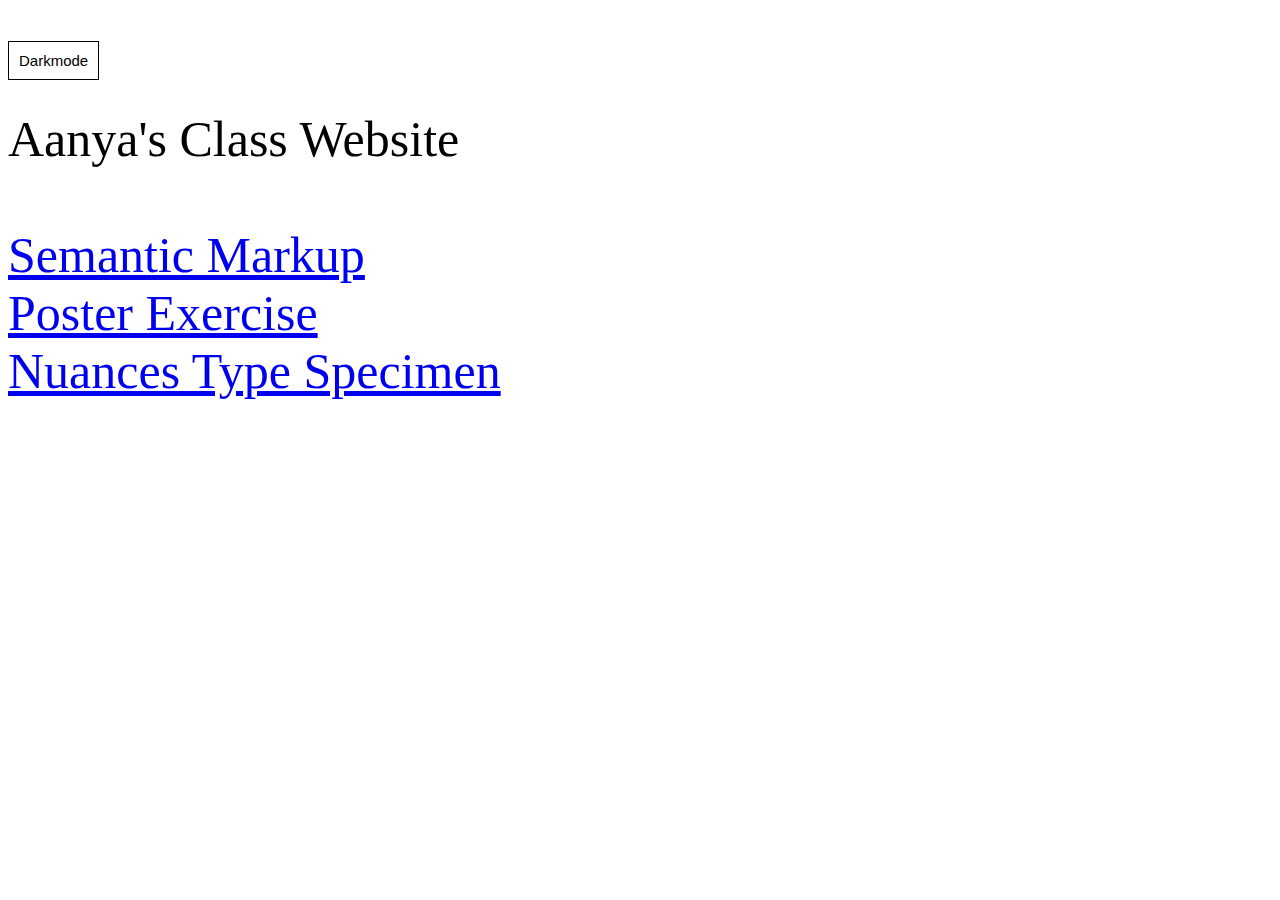
<file: index.html>
<!DOCTYPE html>
<html>
<head>
	<meta charset="utf-8">
	<meta name="viewport" content="width=device-width, initial-scale=1">
	<title>Aanya's Class Website</title>
	<link rel="stylesheet" type="text/css" href="css/style.css">
</head>
<body>
	<div id="button">Darkmode</div>
	<div class="centered-text"> </div>
	Aanya's Class Website
	<br>
	<!-- <div class=darkmode> </div> -->
<br>
	<a href="semantic-markup/index.html">Semantic Markup</a>
	<br>
	<a href="circles/index.html">Poster Exercise</a>
	<br>
	<a href="nuances-type-specimen/index.html">Nuances Type Specimen</a>
		<script language="javascript" src="script.js"></script>
</body>
</html>
</file>
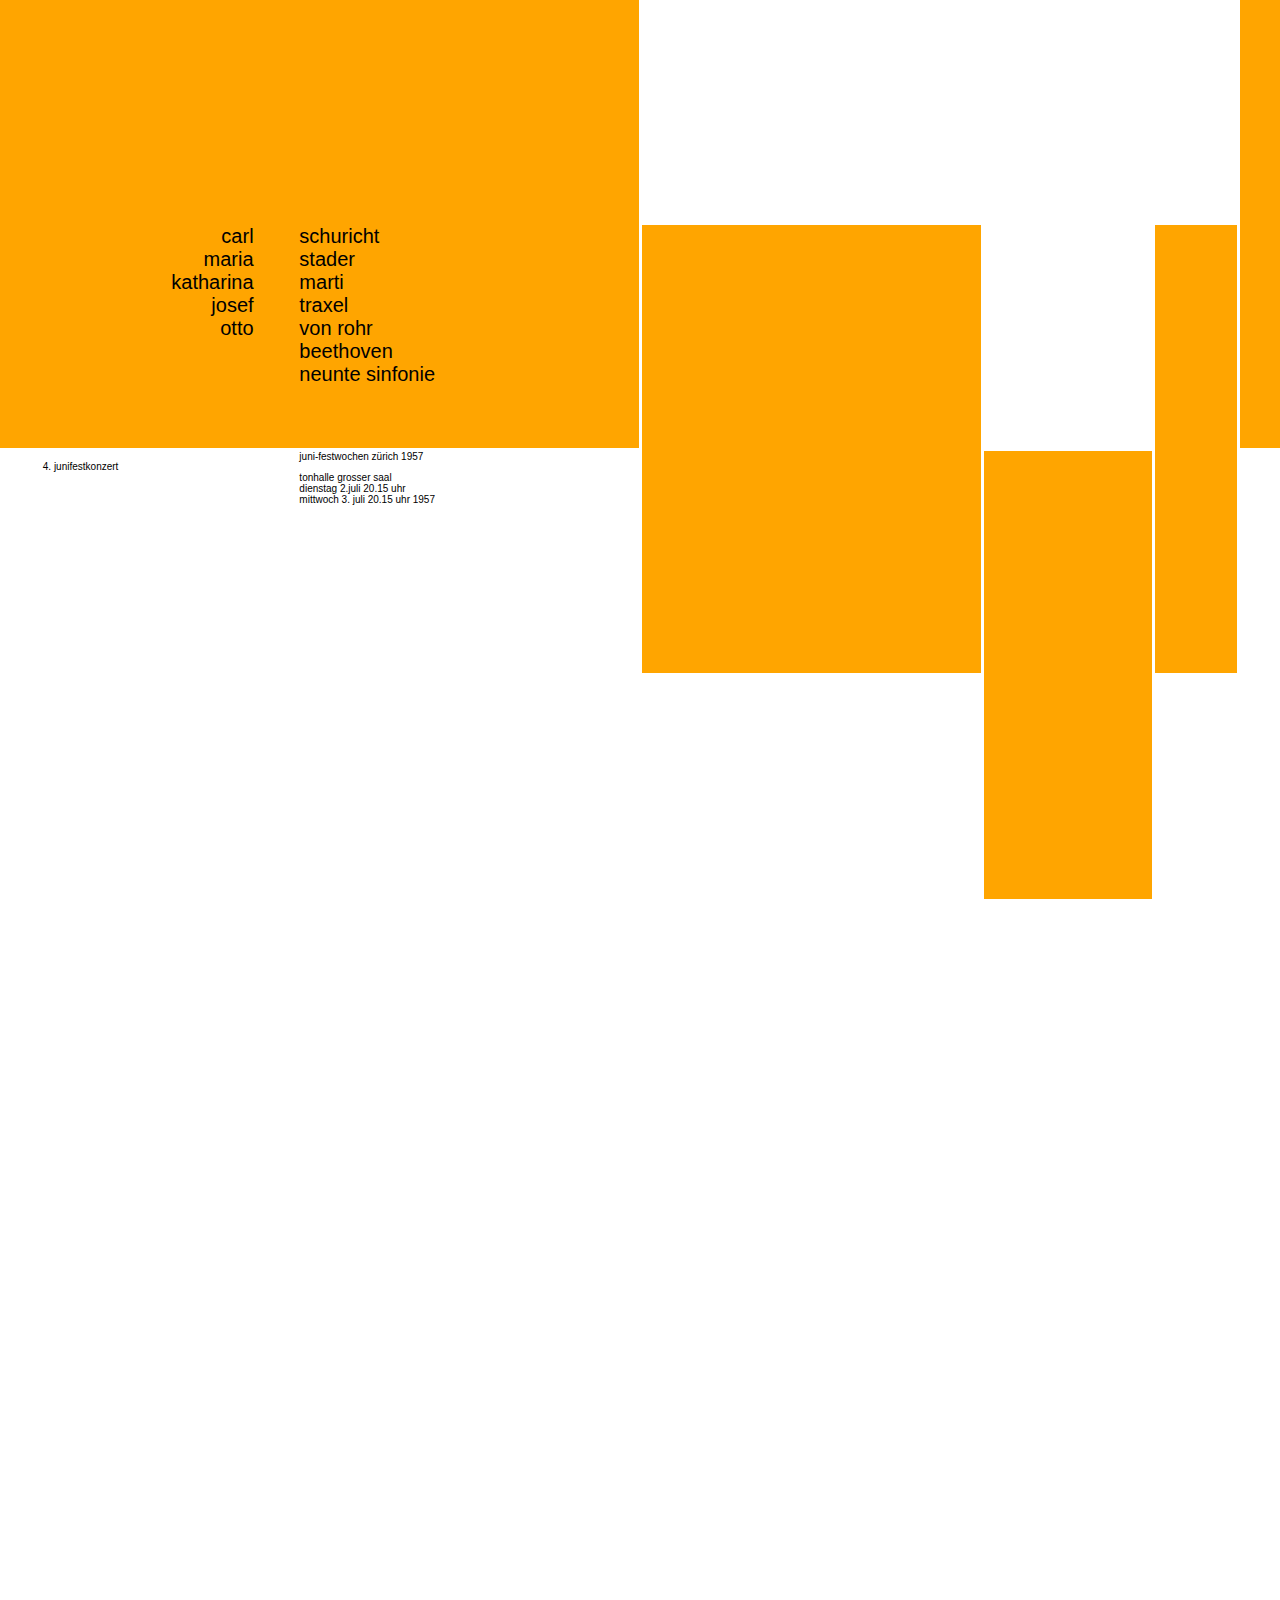
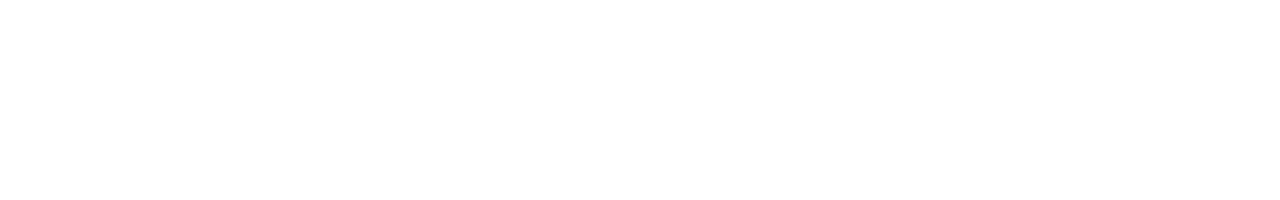
<file: circles/index.html>
<!DOCTYPE html>
<html>
<head>
	<title></title>
	<meta charset="utf-8">
	<link rel="stylesheet" type="text/css" href="style.css">
</head>
<body>
	<main>
		
		<div class="rectangle-first"></div>
		<div class="rectangle-second"></div>
		<div class="rectangle-third"></div>
		<div class="rectangle-fourth"></div>
		<div class="rectangle-fifth"></div>
		

		<div class="text-column">
			schuricht<br>
			stader<br>
			marti <br>
			traxel <br>
			von rohr <br>
			beethoven <br>
			neunte sinfonie <br>
			</div>
			<div class="body-text">
				juni-festwochen zürich 1957 <br>
				<p>
				tonhalle grosser saal <br>
				 dienstag 2.juli 20.15 uhr <br>
				 mittwoch 3. juli 20.15 uhr 1957
				</div>
				<div class="left-text">
					<p>
						<p>
				4. junifestkonzert 
			</div>
			<div class="names">
				carl <br>
				maria <br>
				katharina <br>
				josef <br>
				otto <br>
			</div>

		</div>
	</main>
</body>
</html>
</file>
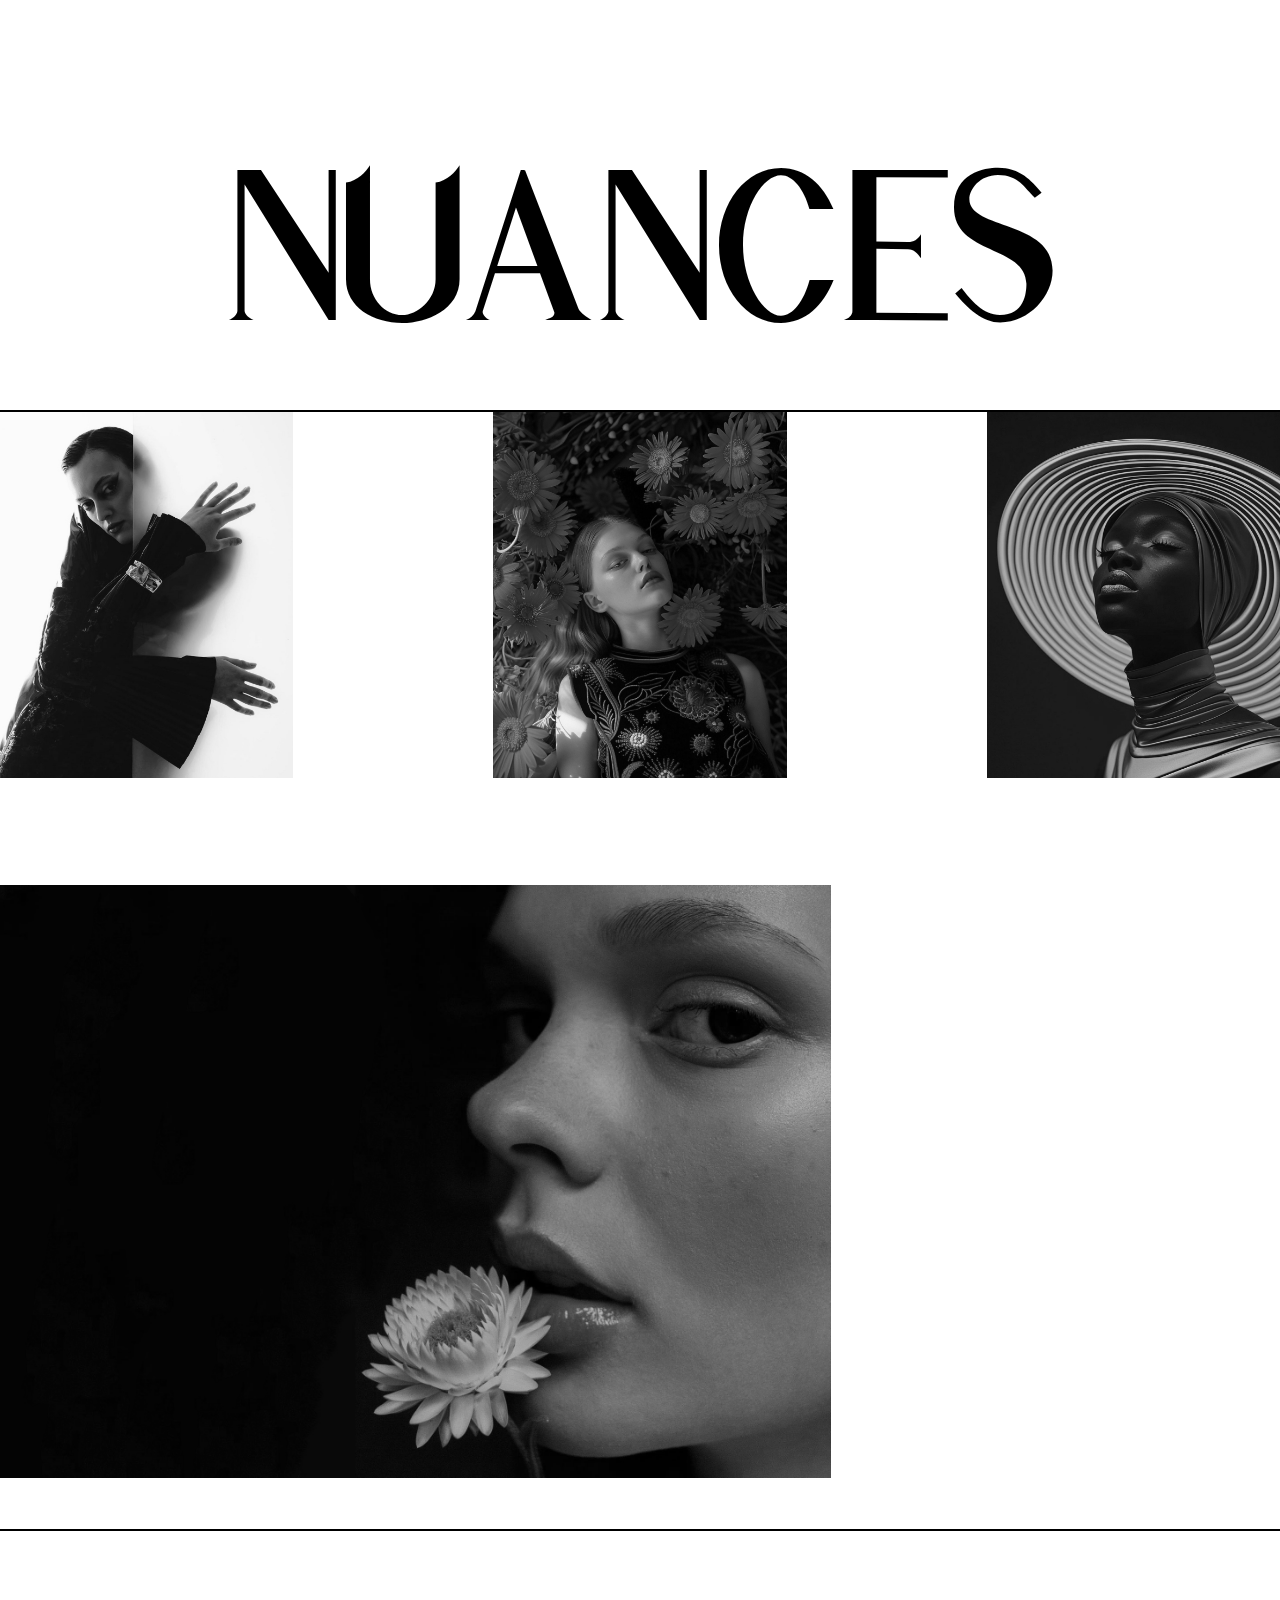
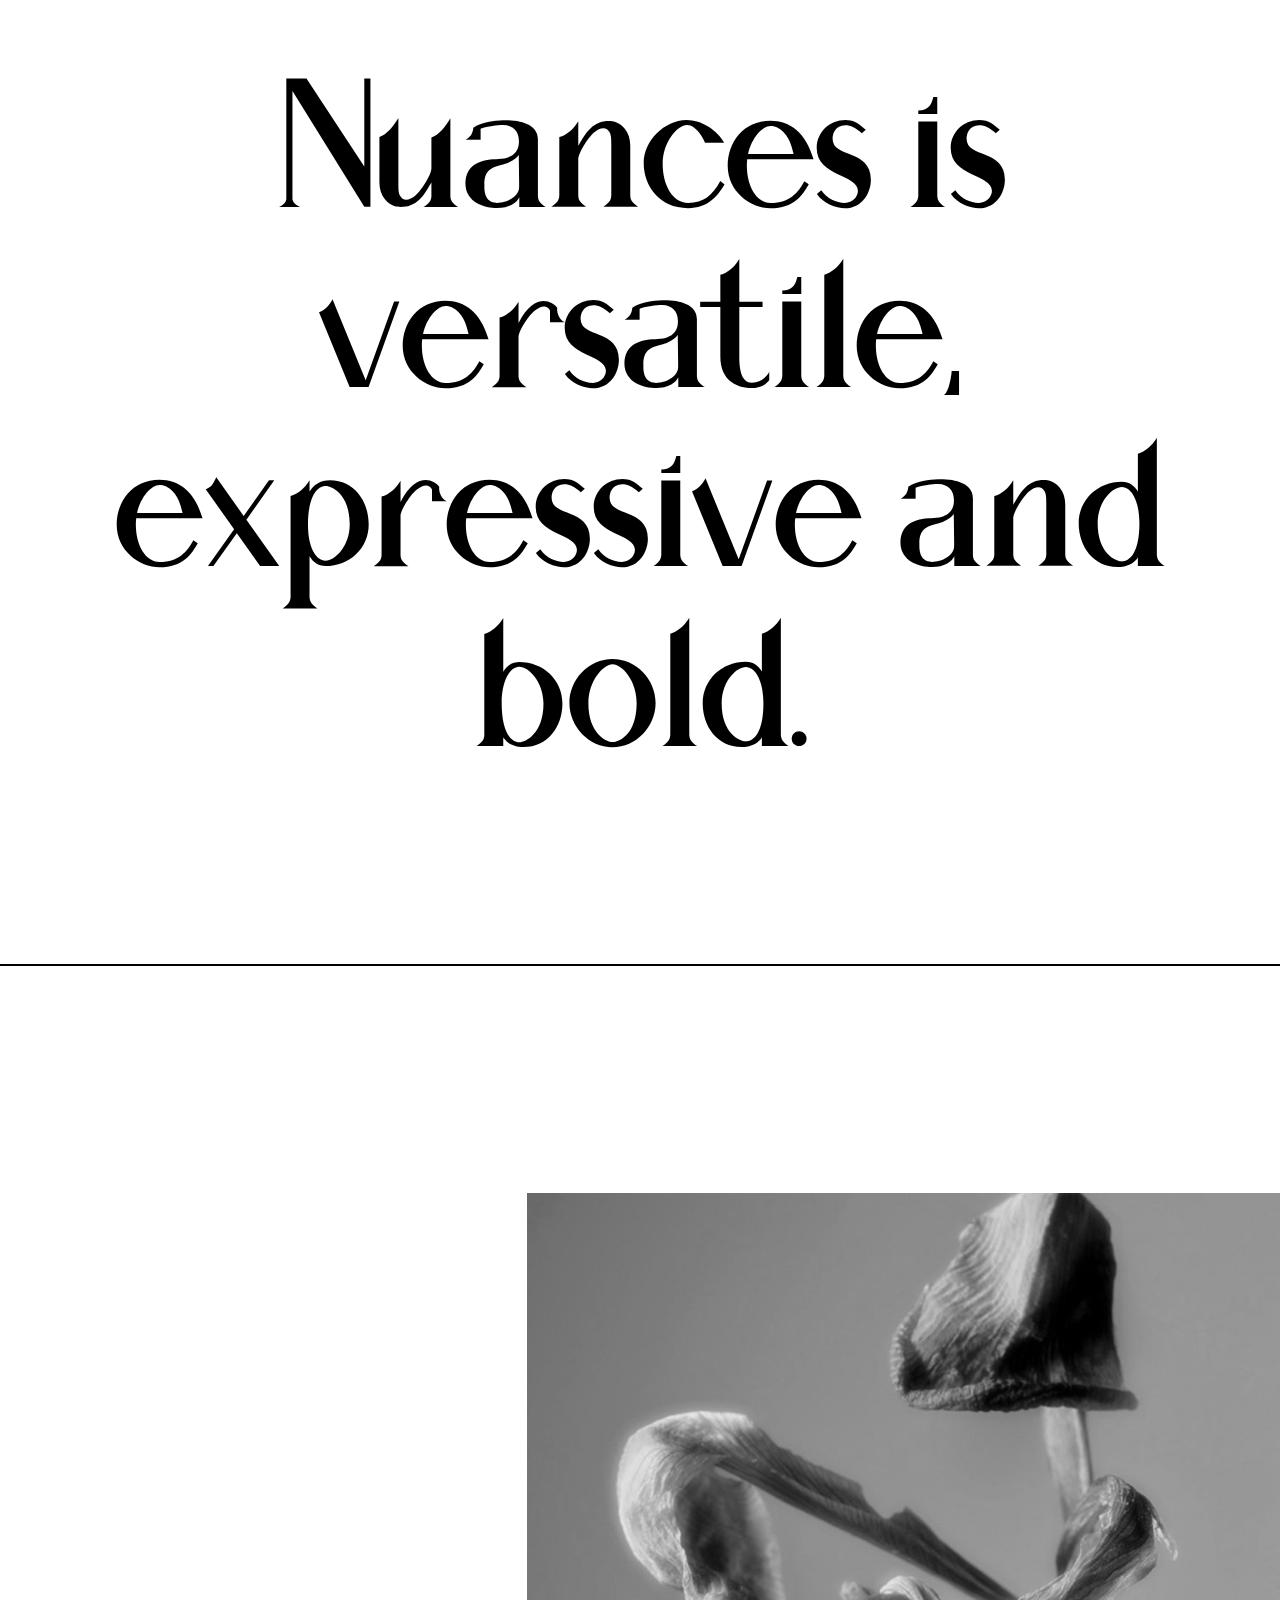
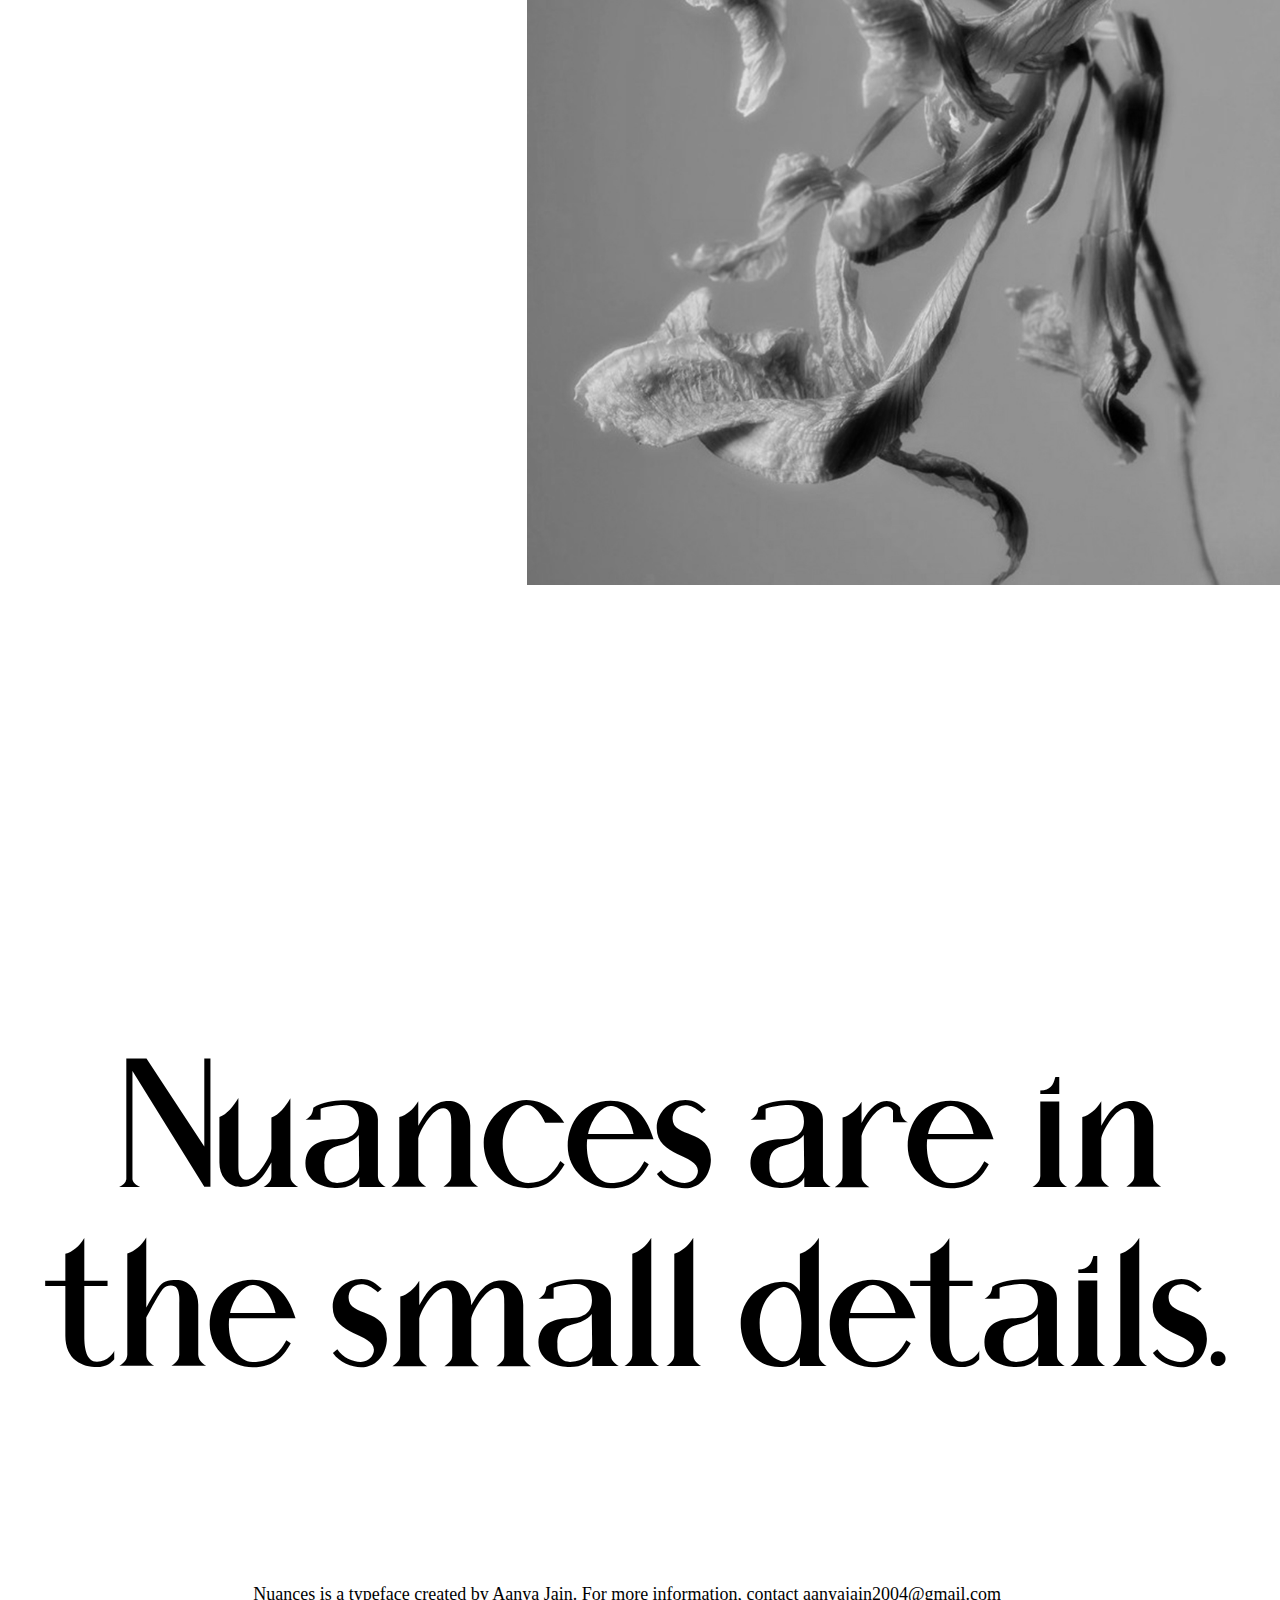
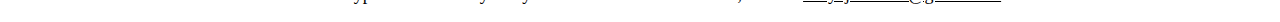
<file: nuances-type-specimen/index.html>
<!DOCTYPE html>
<html>
<head>
	<title>NUANCES</title>
    <meta charset="utf-8">
	<link rel="stylesheet" type="text/css" href="css/style.css">
</head>
<body>
	<p id="dynamic-text" class="centered-text">NUANCES</p>
	<h1 class="with-line"></h1>
	 <div class="image-row">
	 </div>
	<div class="image-row">
        <div class="column" data-text="Editorial">
            <img src="images/editorial-1.jpg" alt="Image 1">
        </div>
        <div class="column" data-text="Detailed">
            <img src="images/elegant-picture.jpg" alt="Image 2">
        </div>
        <div class="column" data-text="Elegant">
            <img src="images/detailed-1.jpg" alt="Image 3">
        </div>
    </div>
    <!-- Add below your existing content -->
<div class="image-container">
    <img src="images/about .jpg" alt="about">
     <p class="right-text">Nuances is an editorial typeface meticulously designed to explore and highlight the concept of nuances.</p>
</div>
<h1 class="line-2"></h1>
<div class="text-block">
    <p>Nuances is versatile, expressive and bold.</p>
</div>
<h1 class="line-3"></h1>
<div class="image-container-reverse">
    <p class="left-text">The typeface is built on high contrasts—thick and thin strokes coming together, and little nuances—small characteristics that are not ordinary, creating a typeface that feels both elegant and assertive.</p>
    <img src="images/elegant-2.jpg" alt="Intricate Design">
</div>
<div class="text-container">
    <p>Nuances are in the small details.</p>
</div>
<div class="last-text">
    <p>Nuances is a typeface created by Aanya Jain. For more information, contact <a href="mailto:aanyajain2004@gmail.com">aanyajain2004@gmail.com</a></p>
</div>
<script src="script.js"></script> <!-- Link JavaScript -->
</body>
</html>
</file>
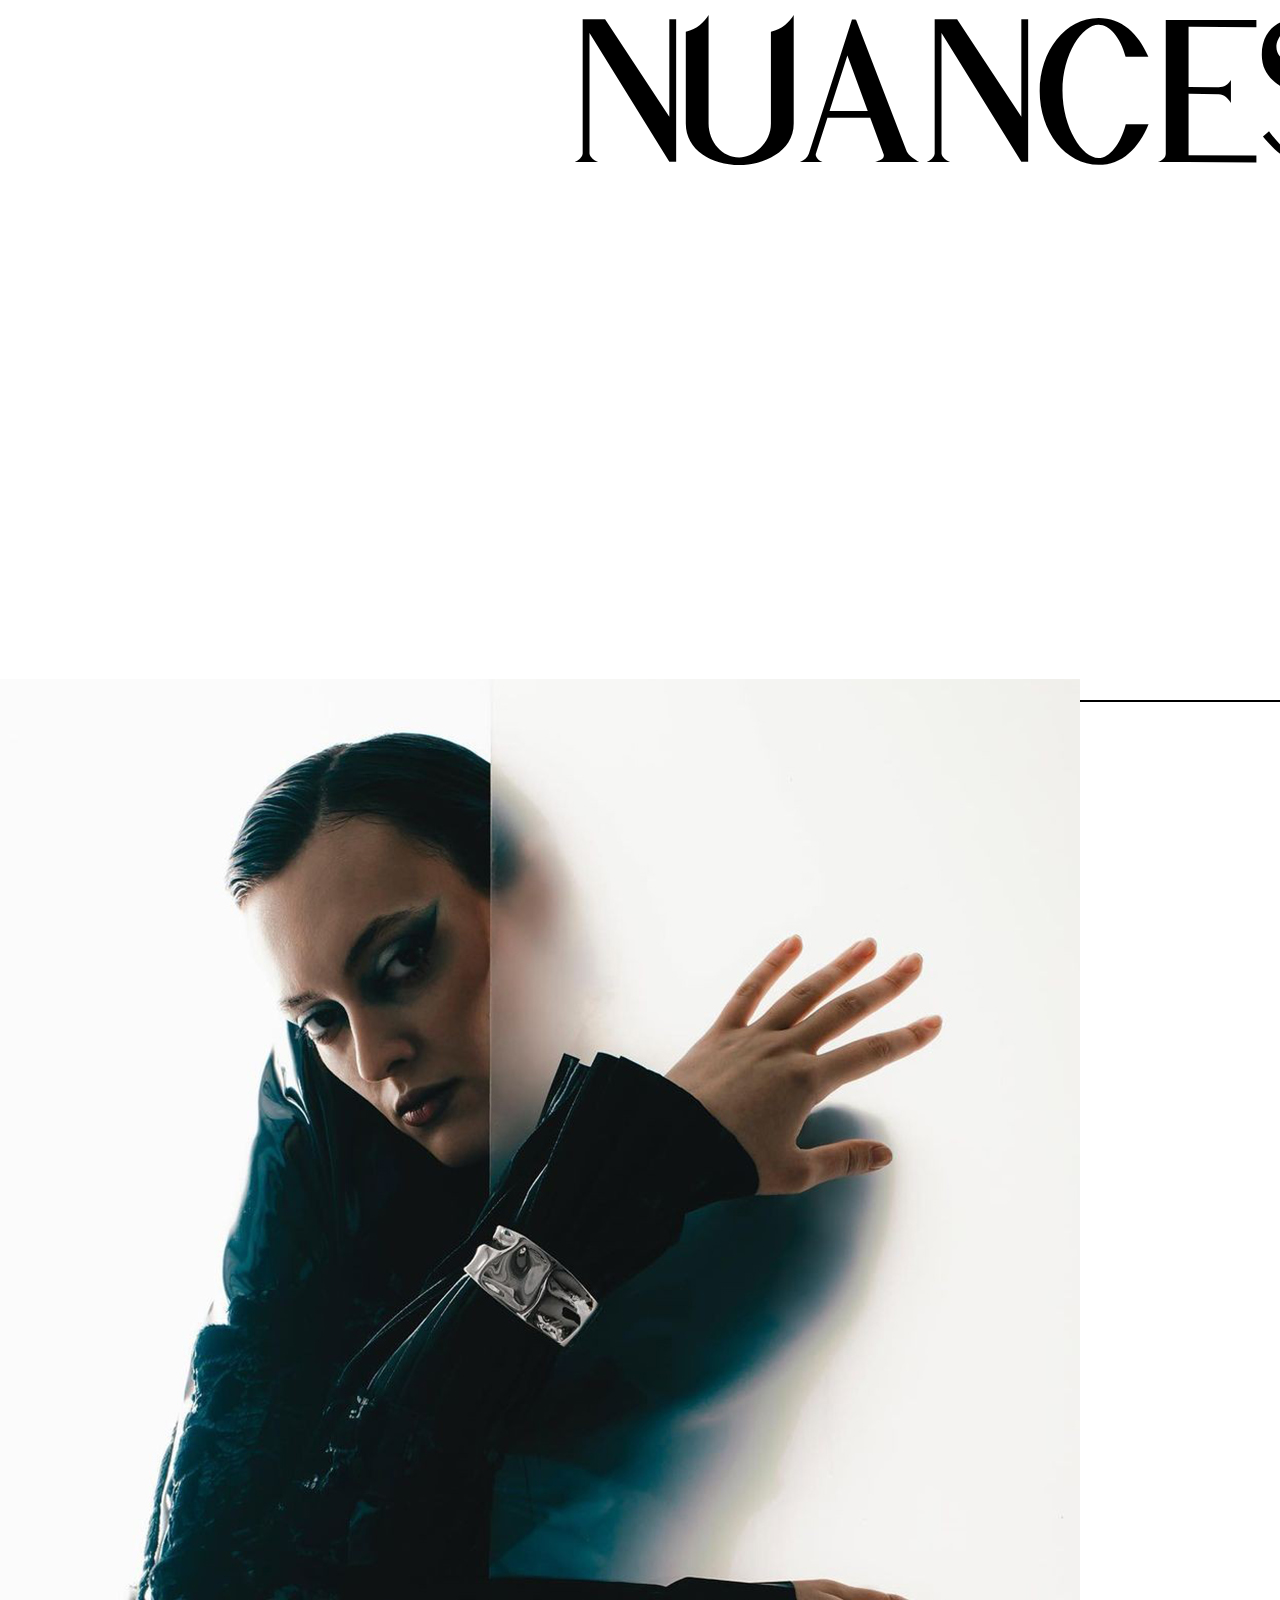
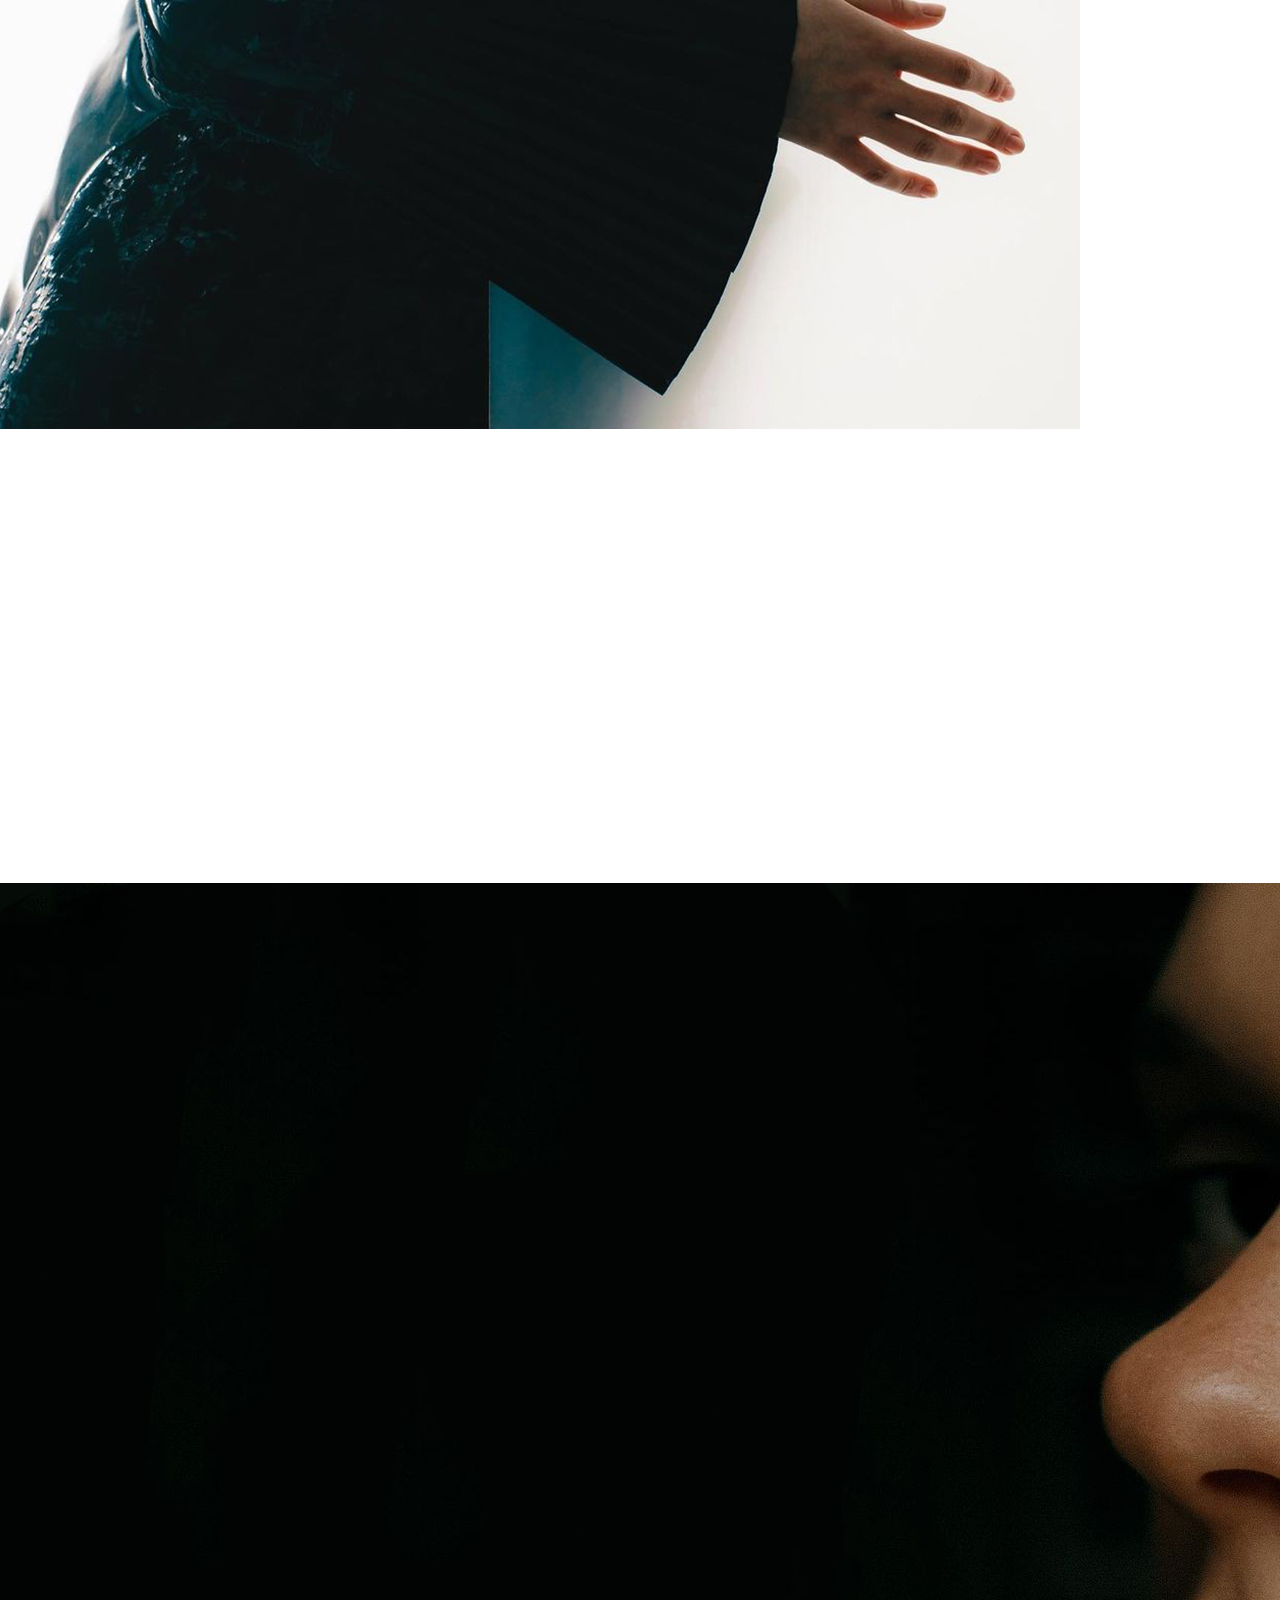
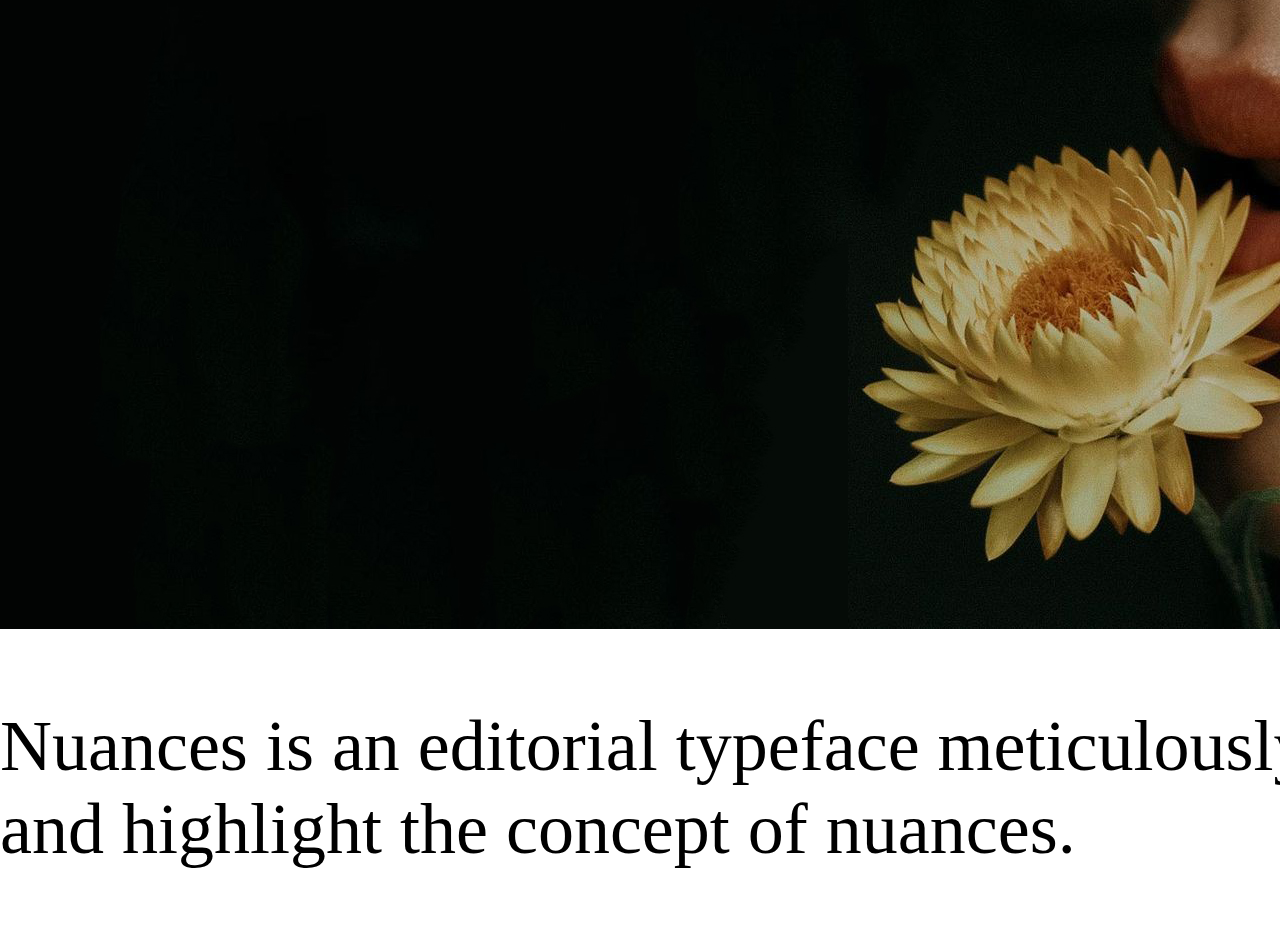
<file: nuances/index.html>
<!DOCTYPE html>
<html>
<head>
	<title>NUANCES</title>
    <meta charset="utf-8">
	<link rel="stylesheet" type="text/css" href="css/style.css">
</head>
<body>
    <main> 
	<div class="heading-text">NUANCES</div>
	<h1 class="with-line"></h1>

        <div class="editorial" data-text="Editorial">
            <img src="images/editorial-1.jpg" alt="Image 1">
        </div>
        <div class="elegant" data-text="Elegant">
            <img src="images/elegant-1.jpg" alt="Image 2">
        </div>
        <div class="detailed" data-text="Detailed">
            <img src="images/detailed-1.jpg" alt="Image 3">
        </div>
    </div>
    <script src="script.js"></script> <!-- Link JavaScript -->
    <!-- Add below your existing content -->
<div class="image-about">
    <img src="images/about .jpg" alt="about">
     <p class="right-text">Nuances is an editorial typeface meticulously designed to explore and highlight the concept of nuances.</p>
</div>
</main>
</body>
</html>
</file>
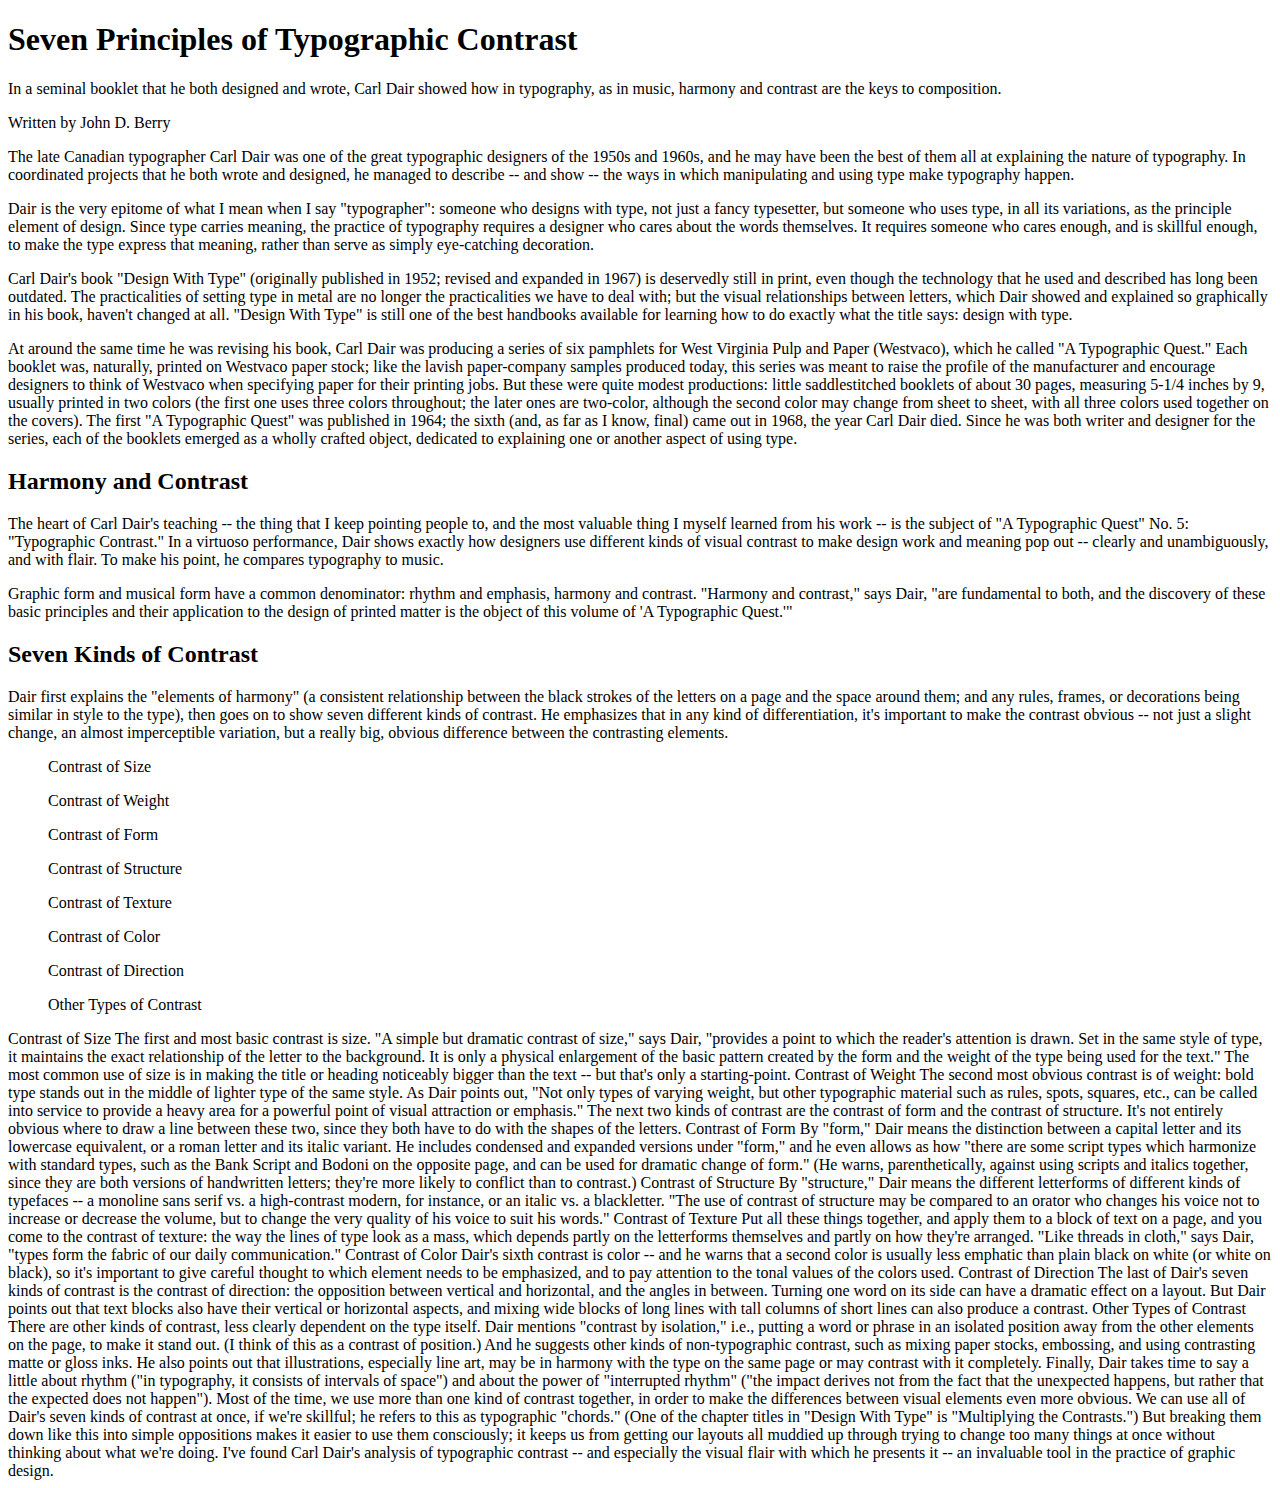
<file: semantic markup/index.html>
<!DOCTYPE html>
<html>
	<head>
		<title>HTML Semantic Markup Exercise</title>
		<meta charset="utf-8">
		<meta name="viewport" content="width=device-width, initial-scale=1">
	</head>
	<body>
		<h1> Seven Principles of Typographic Contrast </h1>

<p> In a seminal booklet that he both designed and wrote, Carl Dair showed how in typography, as in music, harmony and contrast are the keys to composition. </p>

<p> Written by John D. Berry </p>

<p> The late Canadian typographer Carl Dair was one of the great typographic designers of the 1950s and 1960s, and he may have been the best of them all at explaining the nature of typography. In coordinated projects that he both wrote and designed, he managed to describe -- and show -- the ways in which manipulating and using type make typography happen. </p>

<p> Dair is the very epitome of what I mean when I say "typographer": someone who designs with type, not just a fancy typesetter, but someone who uses type, in all its variations, as the principle element of design. Since type carries meaning, the practice of typography requires a designer who cares about the words themselves. It requires someone who cares enough, and is skillful enough, to make the type express that meaning, rather than serve as simply eye-catching decoration. </p>

<p> Carl Dair's book "Design With Type" (originally published in 1952; revised and expanded in 1967) is deservedly still in print, even though the technology that he used and described has long been outdated. The practicalities of setting type in metal are no longer the practicalities we have to deal with; but the visual relationships between letters, which Dair showed and explained so graphically in his book, haven't changed at all. "Design With Type" is still one of the best handbooks available for learning how to do exactly what the title says: design with type. </p>

<p> At around the same time he was revising his book, Carl Dair was producing a series of six pamphlets for West Virginia Pulp and Paper (Westvaco), which he called "A Typographic Quest." Each booklet was, naturally, printed on Westvaco paper stock; like the lavish paper-company samples produced today, this series was meant to raise the profile of the manufacturer and encourage designers to think of Westvaco when specifying paper for their printing jobs. But these were quite modest productions: little saddlestitched booklets of about 30 pages, measuring 5-1/4 inches by 9, usually printed in two colors (the first one uses three colors throughout; the later ones are two-color, although the second color may change from sheet to sheet, with all three colors used together on the covers). The first "A Typographic Quest" was published in 1964; the sixth (and, as far as I know, final) came out in 1968, the year Carl Dair died. Since he was both writer and designer for the series, each of the booklets emerged as a wholly crafted object, dedicated to explaining one or another aspect of using type. </p>

<h2> Harmony and Contrast </h2>

<p> The heart of Carl Dair's teaching -- the thing that I keep pointing people to, and the most valuable thing I myself learned from his work -- is the subject of "A Typographic Quest" No. 5: "Typographic Contrast." In a virtuoso performance, Dair shows exactly how designers use different kinds of visual contrast to make design work and meaning pop out -- clearly and unambiguously, and with flair. To make his point, he compares typography to music. </p>

<p> Graphic form and musical form have a common denominator: rhythm and emphasis, harmony and contrast. "Harmony and contrast," says Dair, "are fundamental to both, and the discovery of these basic principles and their application to the design of printed matter is the object of this volume of 'A Typographic Quest.'" </p>

<h2> Seven Kinds of Contrast </h2>

<p> Dair first explains the "elements of harmony" (a consistent relationship between the black strokes of the letters on a page and the space around them; and any rules, frames, or decorations being similar in style to the type), then goes on to show seven different kinds of contrast. He emphasizes that in any kind of differentiation, it's important to make the contrast obvious -- not just a slight change, an almost imperceptible variation, but a really big, obvious difference between the contrasting elements. </p>

<ul> <p>Contrast of Size </p>
<p> Contrast of Weight </p>
<p> Contrast of Form </p>
<p> Contrast of Structure </p>
<p> Contrast of Texture </p>
<p> Contrast of Color </p>
<p> Contrast of Direction </p>
<p> Other Types of Contrast </p> </ul>

Contrast of Size

The first and most basic contrast is size. "A simple but dramatic contrast of size," says Dair, "provides a point to which the reader's attention is drawn. Set in the same style of type, it maintains the exact relationship of the letter to the background. It is only a physical enlargement of the basic pattern created by the form and the weight of the type being used for the text." The most common use of size is in making the title or heading noticeably bigger than the text -- but that's only a starting-point.

Contrast of Weight

The second most obvious contrast is of weight: bold type stands out in the middle of lighter type of the same style. As Dair points out, "Not only types of varying weight, but other typographic material such as rules, spots, squares, etc., can be called into service to provide a heavy area for a powerful point of visual attraction or emphasis."

The next two kinds of contrast are the contrast of form and the contrast of structure. It's not entirely obvious where to draw a line between these two, since they both have to do with the shapes of the letters.


Contrast of Form

By "form," Dair means the distinction between a capital letter and its lowercase equivalent, or a roman letter and its italic variant. He includes condensed and expanded versions under "form," and he even allows as how "there are some script types which harmonize with standard types, such as the Bank Script and Bodoni on the opposite page, and can be used for dramatic change of form." (He warns, parenthetically, against using scripts and italics together, since they are both versions of handwritten letters; they're more likely to conflict than to contrast.)

Contrast of Structure

By "structure," Dair means the different letterforms of different kinds of typefaces -- a monoline sans serif vs. a high-contrast modern, for instance, or an italic vs. a blackletter. "The use of contrast of structure may be compared to an orator who changes his voice not to increase or decrease the volume, but to change the very quality of his voice to suit his words."

Contrast of Texture

Put all these things together, and apply them to a block of text on a page, and you come to the contrast of texture: the way the lines of type look as a mass, which depends partly on the letterforms themselves and partly on how they're arranged. "Like threads in cloth," says Dair, "types form the fabric of our daily communication."


Contrast of Color

Dair's sixth contrast is color -- and he warns that a second color is usually less emphatic than plain black on white (or white on black), so it's important to give careful thought to which element needs to be emphasized, and to pay attention to the tonal values of the colors used.

Contrast of Direction

The last of Dair's seven kinds of contrast is the contrast of direction: the opposition between vertical and horizontal, and the angles in between. Turning one word on its side can have a dramatic effect on a layout. But Dair points out that text blocks also have their vertical or horizontal aspects, and mixing wide blocks of long lines with tall columns of short lines can also produce a contrast.

Other Types of Contrast

There are other kinds of contrast, less clearly dependent on the type itself. Dair mentions "contrast by isolation," i.e., putting a word or phrase in an isolated position away from the other elements on the page, to make it stand out. (I think of this as a contrast of position.) And he suggests other kinds of non-typographic contrast, such as mixing paper stocks, embossing, and using contrasting matte or gloss inks. He also points out that illustrations, especially line art, may be in harmony with the type on the same page or may contrast with it completely.

Finally, Dair takes time to say a little about rhythm ("in typography, it consists of intervals of space") and about the power of "interrupted rhythm" ("the impact derives not from the fact that the unexpected happens, but rather that the expected does not happen").

Most of the time, we use more than one kind of contrast together, in order to make the differences between visual elements even more obvious. We can use all of Dair's seven kinds of contrast at once, if we're skillful; he refers to this as typographic "chords." (One of the chapter titles in "Design With Type" is "Multiplying the Contrasts.") But breaking them down like this into simple oppositions makes it easier to use them consciously; it keeps us from getting our layouts all muddied up through trying to change too many things at once without thinking about what we're doing. I've found Carl Dair's analysis of typographic contrast -- and especially the visual flair with which he presents it -- an invaluable tool in the practice of graphic design.
	</body>
</html>
</file>
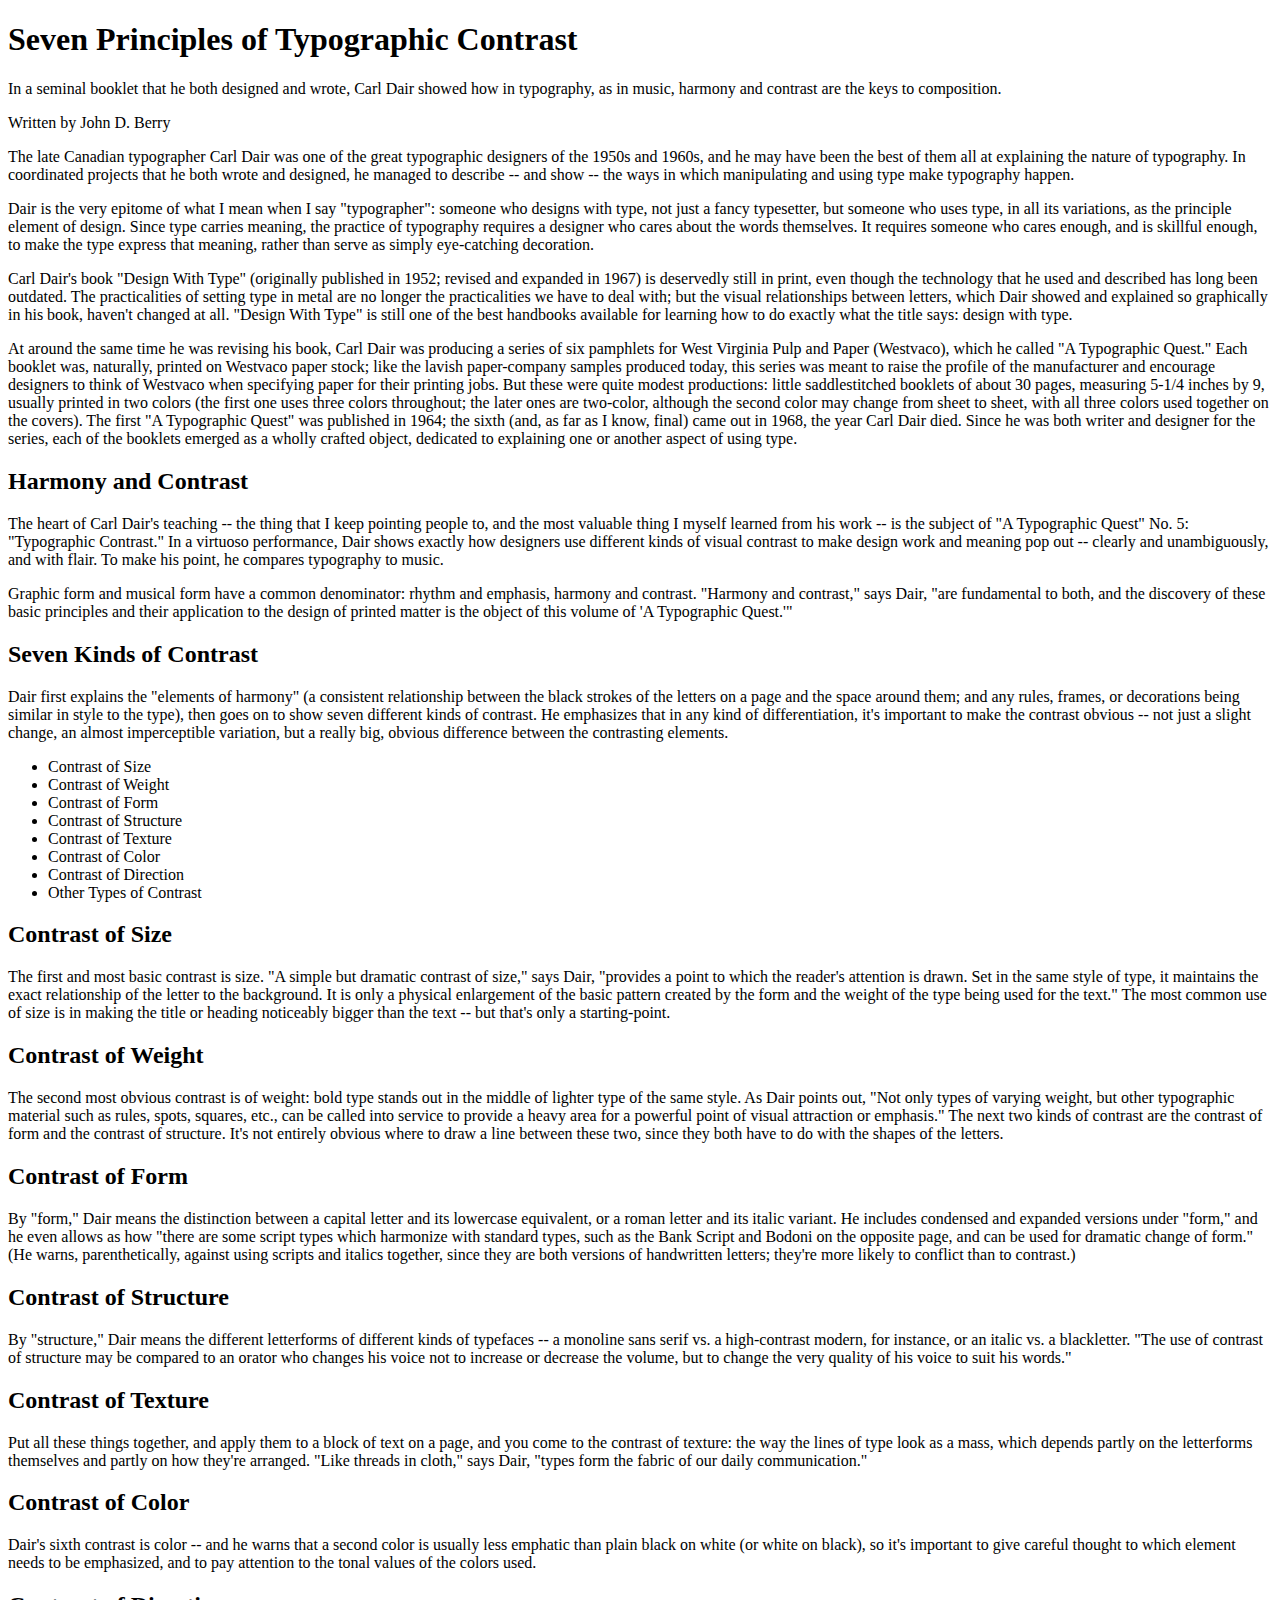
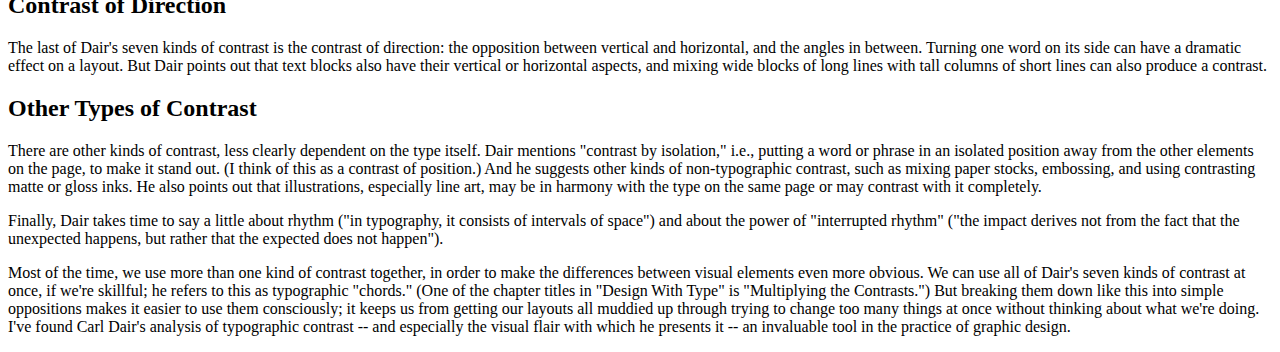
<file: semantic-markup/index.html>
<!DOCTYPE html>
<html>
	<head>
		<title>HTML Semantic Markup Exercise</title>
		<meta charset="utf-8">
		<meta name="viewport" content="width=device-width, initial-scale=1">
	</head>
	<body>
		<h1> Seven Principles of Typographic Contrast </h1>

<p> In a seminal booklet that he both designed and wrote, Carl Dair showed how in typography, as in music, harmony and contrast are the keys to composition. </p>

<p> Written by John D. Berry </p>

<p> The late Canadian typographer Carl Dair was one of the great typographic designers of the 1950s and 1960s, and he may have been the best of them all at explaining the nature of typography. In coordinated projects that he both wrote and designed, he managed to describe -- and show -- the ways in which manipulating and using type make typography happen. </p>

<p> Dair is the very epitome of what I mean when I say "typographer": someone who designs with type, not just a fancy typesetter, but someone who uses type, in all its variations, as the principle element of design. Since type carries meaning, the practice of typography requires a designer who cares about the words themselves. It requires someone who cares enough, and is skillful enough, to make the type express that meaning, rather than serve as simply eye-catching decoration. </p>

<p> Carl Dair's book "Design With Type" (originally published in 1952; revised and expanded in 1967) is deservedly still in print, even though the technology that he used and described has long been outdated. The practicalities of setting type in metal are no longer the practicalities we have to deal with; but the visual relationships between letters, which Dair showed and explained so graphically in his book, haven't changed at all. "Design With Type" is still one of the best handbooks available for learning how to do exactly what the title says: design with type. </p>

<p> At around the same time he was revising his book, Carl Dair was producing a series of six pamphlets for West Virginia Pulp and Paper (Westvaco), which he called "A Typographic Quest." Each booklet was, naturally, printed on Westvaco paper stock; like the lavish paper-company samples produced today, this series was meant to raise the profile of the manufacturer and encourage designers to think of Westvaco when specifying paper for their printing jobs. But these were quite modest productions: little saddlestitched booklets of about 30 pages, measuring 5-1/4 inches by 9, usually printed in two colors (the first one uses three colors throughout; the later ones are two-color, although the second color may change from sheet to sheet, with all three colors used together on the covers). The first "A Typographic Quest" was published in 1964; the sixth (and, as far as I know, final) came out in 1968, the year Carl Dair died. Since he was both writer and designer for the series, each of the booklets emerged as a wholly crafted object, dedicated to explaining one or another aspect of using type. </p>

<h2> Harmony and Contrast </h2>

<p> The heart of Carl Dair's teaching -- the thing that I keep pointing people to, and the most valuable thing I myself learned from his work -- is the subject of "A Typographic Quest" No. 5: "Typographic Contrast." In a virtuoso performance, Dair shows exactly how designers use different kinds of visual contrast to make design work and meaning pop out -- clearly and unambiguously, and with flair. To make his point, he compares typography to music. </p>

<p> Graphic form and musical form have a common denominator: rhythm and emphasis, harmony and contrast. "Harmony and contrast," says Dair, "are fundamental to both, and the discovery of these basic principles and their application to the design of printed matter is the object of this volume of 'A Typographic Quest.'" </p>

<h2> Seven Kinds of Contrast </h2>

<p> Dair first explains the "elements of harmony" (a consistent relationship between the black strokes of the letters on a page and the space around them; and any rules, frames, or decorations being similar in style to the type), then goes on to show seven different kinds of contrast. He emphasizes that in any kind of differentiation, it's important to make the contrast obvious -- not just a slight change, an almost imperceptible variation, but a really big, obvious difference between the contrasting elements. </p>

<ul> <li> Contrast of Size </li>
<li> Contrast of Weight </li>
<li> Contrast of Form </li>
<li> Contrast of Structure </li>
<li> Contrast of Texture </li>
<li> Contrast of Color </li>
<li> Contrast of Direction </li>
<li> Other Types of Contrast </li> </ul>

<h2> Contrast of Size </h2>

The first and most basic contrast is size. "A simple but dramatic contrast of size," says Dair, "provides a point to which the reader's attention is drawn. Set in the same style of type, it maintains the exact relationship of the letter to the background. It is only a physical enlargement of the basic pattern created by the form and the weight of the type being used for the text." The most common use of size is in making the title or heading noticeably bigger than the text -- but that's only a starting-point.

<h2> Contrast of Weight </h2>

The second most obvious contrast is of weight: bold type stands out in the middle of lighter type of the same style. As Dair points out, "Not only types of varying weight, but other typographic material such as rules, spots, squares, etc., can be called into service to provide a heavy area for a powerful point of visual attraction or emphasis."

The next two kinds of contrast are the contrast of form and the contrast of structure. It's not entirely obvious where to draw a line between these two, since they both have to do with the shapes of the letters.


<h2> Contrast of Form </h2>

By "form," Dair means the distinction between a capital letter and its lowercase equivalent, or a roman letter and its italic variant. He includes condensed and expanded versions under "form," and he even allows as how "there are some script types which harmonize with standard types, such as the Bank Script and Bodoni on the opposite page, and can be used for dramatic change of form." (He warns, parenthetically, against using scripts and italics together, since they are both versions of handwritten letters; they're more likely to conflict than to contrast.)

<h2> Contrast of Structure </h2>

By "structure," Dair means the different letterforms of different kinds of typefaces -- a monoline sans serif vs. a high-contrast modern, for instance, or an italic vs. a blackletter. "The use of contrast of structure may be compared to an orator who changes his voice not to increase or decrease the volume, but to change the very quality of his voice to suit his words."

<h2> Contrast of Texture </h2>

Put all these things together, and apply them to a block of text on a page, and you come to the contrast of texture: the way the lines of type look as a mass, which depends partly on the letterforms themselves and partly on how they're arranged. "Like threads in cloth," says Dair, "types form the fabric of our daily communication."


<h2> Contrast of Color </h2>

Dair's sixth contrast is color -- and he warns that a second color is usually less emphatic than plain black on white (or white on black), so it's important to give careful thought to which element needs to be emphasized, and to pay attention to the tonal values of the colors used.

<h2> Contrast of Direction </h2>

The last of Dair's seven kinds of contrast is the contrast of direction: the opposition between vertical and horizontal, and the angles in between. Turning one word on its side can have a dramatic effect on a layout. But Dair points out that text blocks also have their vertical or horizontal aspects, and mixing wide blocks of long lines with tall columns of short lines can also produce a contrast.

<h2> Other Types of Contrast </h2>

<p> There are other kinds of contrast, less clearly dependent on the type itself. Dair mentions "contrast by isolation," i.e., putting a word or phrase in an isolated position away from the other elements on the page, to make it stand out. (I think of this as a contrast of position.) And he suggests other kinds of non-typographic contrast, such as mixing paper stocks, embossing, and using contrasting matte or gloss inks. He also points out that illustrations, especially line art, may be in harmony with the type on the same page or may contrast with it completely. </p>

<p> Finally, Dair takes time to say a little about rhythm ("in typography, it consists of intervals of space") and about the power of "interrupted rhythm" ("the impact derives not from the fact that the unexpected happens, but rather that the expected does not happen"). </p>

<p> Most of the time, we use more than one kind of contrast together, in order to make the differences between visual elements even more obvious. We can use all of Dair's seven kinds of contrast at once, if we're skillful; he refers to this as typographic "chords." (One of the chapter titles in "Design With Type" is "Multiplying the Contrasts.") But breaking them down like this into simple oppositions makes it easier to use them consciously; it keeps us from getting our layouts all muddied up through trying to change too many things at once without thinking about what we're doing. I've found Carl Dair's analysis of typographic contrast -- and especially the visual flair with which he presents it -- an invaluable tool in the practice of graphic design. </p>
	</body>
</html>
</file>
<file: css/style.css>
@font-face{
	font-family: 'Nuances';
	src: url('Nuances Typeface.otf') format(opentype);
	font-weight; 150;
}

/**{
    box-sizing: border-box;
    margin: 0;
    padding: 0;
    font-family: serif;
    font-variation-settings: 'wght' var(--wght), 'GRAD' var(--grad);
}*/
.darkmode{
    background: black;
    color: white;
}

body{

	#button{
		font-family: sans-serif;
		font-size: 15px;
    margin-top: -0.4em;
    margin-bottom: 2em;
    border: 1px solid;
    padding: 10px;
    display: inline-block;
/*    text-transform: uppercase;*/
/*    letter-spacing: 0.1em;*/
}

#button:hover{
    background: black;
    color: white;
    cursor: pointer;
}

	/* this is the outermost element on your page*/
	margin-top: 0.4em;
	background: white;
	color: black; 
	font-size: 50px;

}
</file>
<file: circles/style.css>
body{
	margin: 0;
}
main{
display:grid;
height:200vh;
grid-template-columns: repeat(30, 1fr);
grid-template-rows: repeat(8, 1fr);
gap:3px;
}
.rectangle-first{
	grid-column: 1/16;
	grid-row: 1/3;
}
.rectangle-first{
	background: orange;
}
.rectangle-second{
	grid-column: 16/24;
		grid-row: 2/4;
}
.rectangle-second{
	background: orange;
}
.rectangle-third{
	grid-column: 24/28;
		grid-row: 3/5;
}
.rectangle-third{
	background: orange;
}
.rectangle-fourth{
	grid-column: 28/30;
		grid-row: 2/4;
}
.rectangle-fourth{
	background: orange;
}
.rectangle-fifth{
	grid-column: 30/31;
		grid-row: 1/3;
}
.rectangle-fifth{
	background: orange;
}

.text-column{
	grid-column: 8/16;
	grid-row: 2/4;
	font-size: 20px;
	font-family: sans-serif;

}
.body-text{
	grid-column: 8/16;
	grid-row: 3/4;
	font-family: sans-serif;
	font-size: 10px;

}

.left-text {
	grid-column: 2/8;
	grid-row: 3/4;
	font-family: sans-serif;
	font-size: 10px;

}
.names {
	grid-column: 2/7;
	grid-row: 2/3;
	font-family: sans-serif;
	font-size: 20px;
	text-align: right;
}
</file>
<file: nuances-type-specimen/css/style.css>
@font-face {
    font-family: 'Nuances';
    src: url('Nuances Typeface.otf') format(opentype);
}

@font-face {
    font-family: 'Futura';
    src: url('futura.ttc') format('truetype');
}

@font-face {
    font-family: 'Baskerville';
    src: url('baskerville.ttc') format('truetype');
}

body {
    background: white;
    margin: 0;
    padding: 0;
}
.with-line {
    text-align: center;        /* Center the heading */
    font-size: 40px;           /* Heading font size */
}

.with-line::after {
    content: "";               /* Empty content to display a line */
    display: block;            /* Make it behave like a block element */
    height: 2px;               /* Thickness of the line */
    background-color: black;   /* Black color */
    width: 100%;               /* Full width */
    margin: -130px auto -27px;      /* Shift the line up */
    position: -20px;        /* Use relative positioning */
    top: -10px;                /* Move the line upwards */
}


.centered-text {
    text-align: center;
    font-family: 'Nuances';
    font-size: 200px;
    transition: text-change 0.5s ease; /* Smooth size transition */
    top: -20px;
      margin: 150px    /* Shift the line up */
}

.image-row {
    display: grid;
    grid-template-columns: repeat(3, 1fr); /* Three equal columns */
    gap: 200px; /* Space between the images */
    width: 100%; /* Ensure full width of the container */
}

.column {
    display: flex;
    justify-content: center;
    align-items: center;
}

.image-row img {
    width: 100%; /* Make the images smaller */
    height: auto; /* Maintain aspect ratio */
    cursor: pointer; /* Add pointer cursor for hover effect */
}

/* Apply grayscale and transition to all images in image-row */
.image-row img {
    filter: grayscale(100%); /* Make images black and white */
    transition: filter 0.5s ease; /* Smooth transition effect */
}

/* Remove grayscale on hover */
.image-row img:hover {
    filter: grayscale(0%); /* Restore color on hover */
}

.column:hover img {
    transition: transform 0.3s ease;
}

.image-container {
    display: flex; /* Arrange the image and text side by side */
    align-items: center; /* Align image and text vertically */
    position: relative;
    margin: -2vh; /* Add space above if needed */
    padding: 0px; /* Add padding around the container */
}

.image-container img {
    display: block; /* Ensure the image doesn't add extra space below */
    width: 64.5%; /* Adjust the image width as needed */
    height: auto; /* Maintain aspect ratio */
    object-fit: cover; /* Ensure the image looks good if resized */

 /* Black and white filter with prefixes */
    -webkit-filter: grayscale(100%); /* For older Webkit browsers */
    filter: grayscale(100%);

    /* Smooth transition with prefixes */
    -webkit-transition: -webkit-filter 0.5s ease; /* Webkit transition */
    transition: filter 0.3s ease;
}

.image-container:hover img {
    -webkit-filter: grayscale(0%); /* For older Webkit browsers */
    filter: grayscale(0%);
}


.right-text {
    opacity: 0; /* Initially hide the text */
    transition: opacity 0.3s ease; /* Smooth fade-in effect */
    font-size: 70.9px;
    font-family: 'Nuances';
    line-height: 1.05;
    text-align: left;
    flex: 1;
    padding: 15px;
}

.image-container:hover .right-text {
    opacity: 1; /* Show the text on hover */
}

.text-block {
    width: 100%; /* Adjust the width as needed */
    margin: 10px auto; /* Center the block horizontally and add space around */
    font-size: 19vh; /* Adjust text size */
        font-family: 'Nuances';
    line-height: 1.05; /* Improve readability with line height */
    text-align: center; /* Align text for a clean, professional look */
    font-family: 'Nuances', serif; /* Optional: consistent font choice */
}

.line-2 {
    text-align: center;        /* Center the heading */
    font-size: 40px;           /* Heading font size */
}

.line-2::after {
    content: "";               /* Empty content to display a line */
    display: block;            /* Make it behave like a block element */
    height: 2px;               /* Thickness of the line */
    background-color: black;   /* Black color */
    width: 100%;               /* Full width */
    margin: -100px auto -27px;      /* Shift the line up */
}

.line-3 {
    text-align: center;        /* Center the heading */
    font-size: 40px;           /* Heading font size */
}
.line-3::after {
    content: "";               /* Empty content to display a line */
    display: block;            /* Make it behave like a block element */
    height: 2px;               /* Thickness of the line */
    background-color: black;   /* Black color */
    width: 100%;               /* Full width */
    margin: 100px auto -27px;      /* Shift the line up */
    position: -10px;        /* Use relative positioning */
    top: -10px;                /* Move the line upwards */
}

.image-container-reverse {
    display: flex; /* Arrange the image and text side by side */
    align-items: center; /* Align image and text vertically */
    flex-direction: reverse; /* Reverse the order: image on the right, text on the left */
    margin-top: -11vh; /* Add space above if needed */
    padding: 0px; /* Add padding around the container */
}

.image-container-reverse img {
    display: block; /* Ensure the image doesn't add extra space below */
    width: 62%; /* Adjust the image width as needed */
    height: auto; /* Maintain aspect ratio */
    object-fit: cover; /* Ensure the image looks good if resized */
    padding-left: 10px;
}

/* Apply grayscale and transition to image-container-reverse */
.image-container-reverse img {
    filter: grayscale(100%); /* Make image black and white */
    transition: filter 0.3s ease; /* Smooth transition */
}

/* Remove grayscale and show text on hover */
.image-container-reverse:hover img {
    filter: grayscale(0%); /* Restore color on hover */
}

.image-container-reverse .left-text {
    opacity: 0; /* Hide text initially */
    transition: opacity 0.3s ease; /* Smooth transition */
}

/* Show the left text when hovering over the container */
.image-container-reverse:hover .left-text {
    opacity: 1; /* Show text on hover */
}


.image-container-reverse .left-text {
    text-align: left; /* Align the text to the right */
    font-size: 8.9vh; /* Adjust text size for readability */
        font-family: 'Nuances';
    line-height: 1.05; /* Add line height for better readability */
    flex: 1; /* Allow the text to take up remaining space */
    padding-left: 15px; /* Add padding around the container */
}

.text-container {
    width: 98%; /* Adjust the width as needed */
    margin: 10px auto; /* Center the block horizontally and add space around */
    font-size: 19vh; /* Adjust text size */
        font-family: 'Nuances';
    line-height: 1.05; /* Improve readability with line height */
    text-align: center; /* Align text for a clean, professional look */
}

.last-text {
    width: 98%; /* Adjust the width as needed */
    font-size: 18px; /* Adjust text size */
    line-height: 1.05;  
    text-align: center; /* Align text for a clean, professional look */
    font-family: serif;
    }

    .last-text a {
    color: inherit; /* Use the same color as the surrounding text */
    text-decoration: underline; /* Remove underline */
}
</file>
<file: nuances/css/style.css>
@font-face {
    font-family: 'Nuances';
    src: url('Nuances Typeface.otf') format(opentype);
    font-weight: 150;
}

@font-face {
    font-family: 'Futura';
    src: url('futura.ttc') format('truetype');
}

body {
    margin: 0;
}

main{
    display: grid;
height:200vh;
grid-template-columns: repeat(6, 1fr);
grid-template-rows: repeat(10, 1fr);
gap:50vh;
}

.heading-text {
    text-align: center;        /* Center the heading */
    font-size: 190px;           /* Heading font size */
     font-family: 'Nuances';
     position: -50px;
}

.with-line {
   display: block;            /* Make it behave like a block element */
    height: 2px;               /* Thickness of the line */
    background-color: black;   /* Black color */
    width: 100%;               /* Full width */
      grid-column: 1/3;
        grid-row: 2/4;
}

.with-line:after {
    content: "";               /* Empty content to display a line */
    display: block;            /* Make it behave like a block element */
    height: 2px;               /* Thickness of the line */
    background-color: black;   /* Black color */
    width: 100%;               /* Full width */
    margin: 0vh;      /* Shift the line up */
    position: -10vh;        /* Use relative positioning */
    top: 10vh;                /* Move the line upwards */
}

.editorial {
    grid-column: 1/3;
        grid-row: 2/2;
         width: 10%;
}

.elegant {
     grid-column: 2/3;
        grid-row: 2/2;
         width: 10%;
}

.detailed {
     grid-column: 3/4;
        grid-row: 2/2;
         width: 10%;
}

.centered-text {
    text-align: center;
    font-size: 170px;
    transition: font-size 0.3s ease; /* Smooth size transition */
}

.image-about {
    grid-column: 1/2;
        grid-row: 3/3;
}

.image-container {
    position: relative; /* Establish a positioning context for the text */
    display: inline-block; /* Keep the container only as large as the image */
    margin-top: 20vh; /* Add space above if needed */
}
.image-container img {
    display: block; /* Prevent extra space below the image */
    width: 60%; /* Ensure the image scales properly */
    height: auto; /* Maintain aspect ratio */
}
.right-text {
     text-align: left;
    font-size: 72px;
}
</file>
